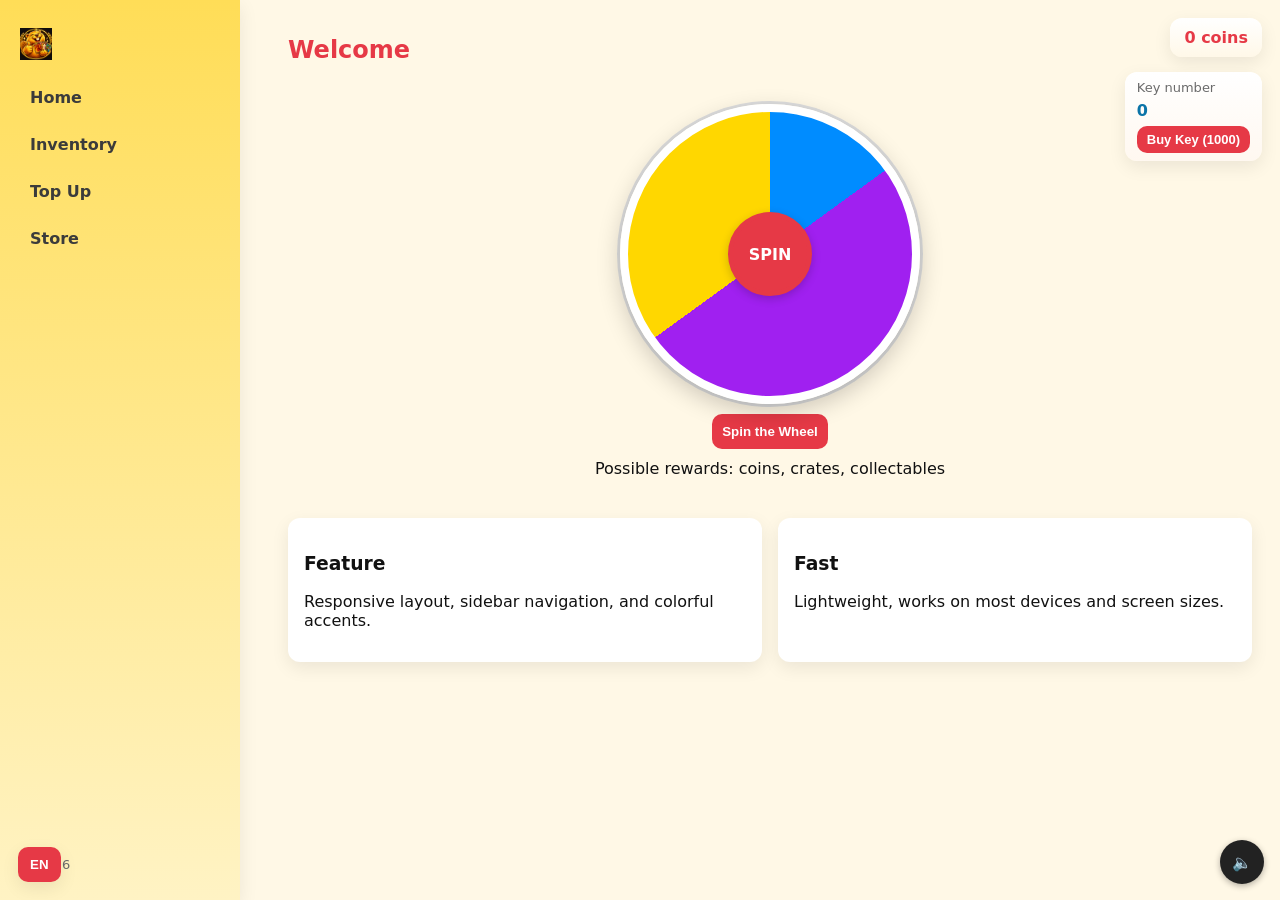
<file: index.html>
<!doctype html>
<html lang="en">
  <head>
  <meta charset="utf-8" />
  <meta name="viewport" content="width=device-width, initial-scale=1" />
  <title>gambling</title>
  <link rel="icon" href="log.png">
  <link rel="stylesheet" href="styles.css">
</head>
<body>
  <aside class="sidebar" id="sidebar">
    <div class="brand"><img src="log.png" alt="SunnyRed" class="site-logo"></div>
    <nav>
      <a href="home.html" data-i18n="nav.home">Home</a>
      <a href="inventory.html" data-i18n="nav.inventory">Inventory</a>
      <a href="topup.html" data-i18n="nav.topup">Top Up</a>
      <a href="store.html" data-i18n="nav.store">Store</a>
    </nav>
    <div class="sidebar-footer">© 2026</div>
  </aside>

  <header class="mobile-header">
    <button id="hamburger" aria-label="Open menu">☰</button>
    <div class="brand"><img src="log.png" alt="SunnyRed" class="site-logo"></div>
  </header>

  <div class="coin-box" id="coinBox" aria-live="polite">
    <div class="coin-amount"><span id="coinCount">0</span> <span data-i18n="coins">coins</span></div>
  </div>
  <div class="key-box" id="keyBox" aria-live="polite">
    <div class="key-label">Key number</div>
    <div class="key-amount"><span id="keyCount">0</span></div>
    <button id="buyKeyBtn" class="btn" data-i18n="buy.key">Buy Key (1000)</button>
  </div>

  <main class="content">
    <section id="home" class="page active">
      <h1 data-i18n="welcome.title">Welcome</h1>
     

      <div class="wheel-wrap">
        <div id="wheel" class="wheel">
          <div class="wheel-center">SPIN</div>
        </div>
        <button id="spinBtn" class="btn" data-i18n="spin.button">Spin the Wheel</button>
        <div class="wheel-note" data-i18n="spin.note">Possible rewards: coins, crates, collectables</div>
      </div>

      <div class="cards">
        <article class="card">
              <h3 data-i18n="feature.title">Feature</h3>
              <p data-i18n="feature.desc">Responsive layout, sidebar navigation, and colorful accents.</p>
        </article>
        <article class="card">
              <h3 data-i18n="fast.title">Fast</h3>
              <p data-i18n="fast.desc">Lightweight, works on most devices and screen sizes.</p>
        </article>
      </div>
    </section>

    <section id="inventory" class="page">
      <h1 data-i18n="inventory.title">Inventory</h1>
      <p data-i18n="inventory.desc">Browse items available.</p>
      <div class="inventory-grid" id="inventoryGrid">
      </div>
    </section>

    <section id="topup" class="page">
      <h1 data-i18n="topup.title">Top Up</h1>
      <p data-i18n="topup.desc">Choose an amount in euros.</p>
      <div class="topup-form" id="topupForm">
        <div class="topup-buttons">
          <button data-amount="20" class="btn topup-option">€20</button>
          <button data-amount="40" class="btn topup-option">€40</button>
          <button data-amount="60" class="btn topup-option">€60</button>
          <button data-amount="100" class="btn topup-option">€100</button>
        </div>
        <p class="notice" id="topupNotice" aria-live="polite"></p>
      </div>

      <div id="paymentModal" class="modal" aria-hidden="true">
        <div class="modal-panel">
          <button class="modal-close" id="paymentClose">×</button>
          <h2 data-i18n="payment.title">Complete Payment</h2>
          <p class="muted" data-i18n="payment.demo">Demo payment — no real transactions are made.</p>
          <div class="payment-amount"><span data-i18n="payment.amount">Amount:</span> <strong id="paymentAmount">€0</strong></div>
          <label data-i18n="payment.amount">Choose method</label>
          <div class="method-row">
            <label><input type="radio" name="paymethod" value="card" checked> Card</label>
            <label><input type="radio" name="paymethod" value="paypal"> PayPal</label>
          </div>
          <div class="payment-actions">
            <button id="confirmPayment" class="btn" data-i18n="payment.confirm">Confirm Payment</button>
            <button id="cancelPayment" class="btn" style="background:#ddd;color:#333" data-i18n="payment.cancel">Cancel</button>
          </div>
          <div id="paymentProcessing" class="processing" aria-hidden="true" data-i18n="payment.processing">Processing…</div>
        </div>
      </div>
    </section>

    <section id="store" class="page">
      <h1 data-i18n="store.title">Store</h1>
      <p data-i18n="store.desc">Buy crates with your coins.</p>
      <div class="store-grid">
        <div class="store-item">
          <h3 data-i18n="crate.common.title">Common Crate</h3>
          <p data-i18n="crate.common.desc">Higher chance for coins, small chance for collectables.</p>
          <div class="price">Price: <strong id="cratePriceCommon">100</strong> <span data-i18n="coins">coins</span></div>
          <button data-tier="common" class="btn buy-crate" data-i18n="buy.common">Buy Common</button>
        </div>
        <div class="store-item">
          <h3 data-i18n="crate.rare.title">Rare Crate</h3>
          <p data-i18n="crate.rare.desc">Better rewards and higher coin amounts.</p>
          <div class="price">Price: <strong id="cratePriceRare">250</strong> <span data-i18n="coins">coins</span></div>
          <button data-tier="rare" class="btn buy-crate" data-i18n="buy.rare">Buy Rare</button>
        </div>
        <div class="store-item">
          <h3 data-i18n="crate.epic.title">Epic Crate</h3>
          <p data-i18n="crate.epic.desc">Best rewards and highest chance for collectables.</p>
          <div class="price">Price: <strong id="cratePriceEpic">600</strong> <span data-i18n="coins">coins</span></div>
          <button data-tier="epic" class="btn buy-crate" data-i18n="buy.epic">Buy Epic</button>
        </div>
      </div>
    </section>

    <div id="rewardModal" class="reward-modal hidden" aria-hidden="true">
      <button id="rewardClose" class="modal-close big">×</button>
      <div id="rewardContent" class="reward-content">
      </div>
    </div>
  </main>

  <button id="langToggle" class="lang-toggle">EN</button>

  <script src="script.js"></script>
</body>
</html>
</file>
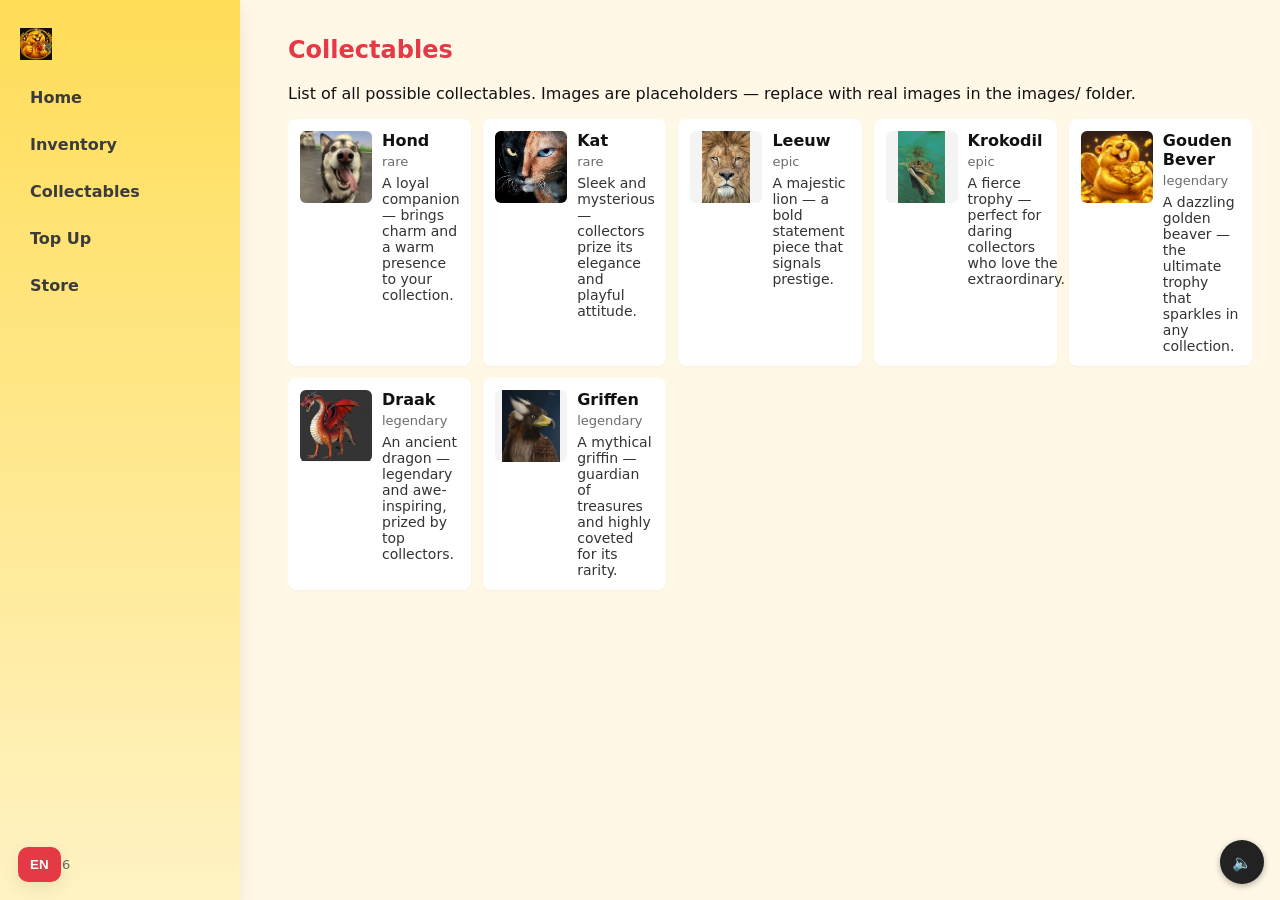
<file: collectables.html>
<!doctype html>
<html lang="en">
  <head>
  <meta charset="utf-8" />
  <meta name="viewport" content="width=device-width, initial-scale=1" />
  <title>Collectables</title>
  <link rel="icon" href="log.png">
  <link rel="stylesheet" href="styles.css">
  <link rel="stylesheet" href="collectables.css">
</head>
<body>
  <aside class="sidebar" id="sidebar">
    <div class="brand"><img src="log.png" alt="SunnyRed" class="site-logo"></div>
    <nav>
      <a href="home.html" data-i18n="nav.home">Home</a>
      <a href="inventory.html" data-i18n="nav.inventory">Inventory</a>
      <a href="collectables.html">Collectables</a>
      <a href="topup.html" data-i18n="nav.topup">Top Up</a>
      <a href="store.html" data-i18n="nav.store">Store</a>
    </nav>
    <div class="sidebar-footer">© 2026</div>
  </aside>

  <header class="mobile-header">
    <button id="hamburger" aria-label="Open menu">☰</button>
    <div class="brand"><img src="log.png" alt="SunnyRed" class="site-logo"></div>
  </header>

  <main class="content">
    <section id="collectables" class="page active">
      <h1 data-i18n="collectables.title">Collectables</h1>
      <p data-i18n="collectables.desc">List of all possible collectables. Images are placeholders — replace with real images in the `images/` folder.</p>
      <div class="collectables-grid" id="collectablesGrid"></div>
    </section>
  </main>

  <button id="langToggle" class="lang-toggle">EN</button>
  <script src="script.js"></script>
</body>
</html>
</file>
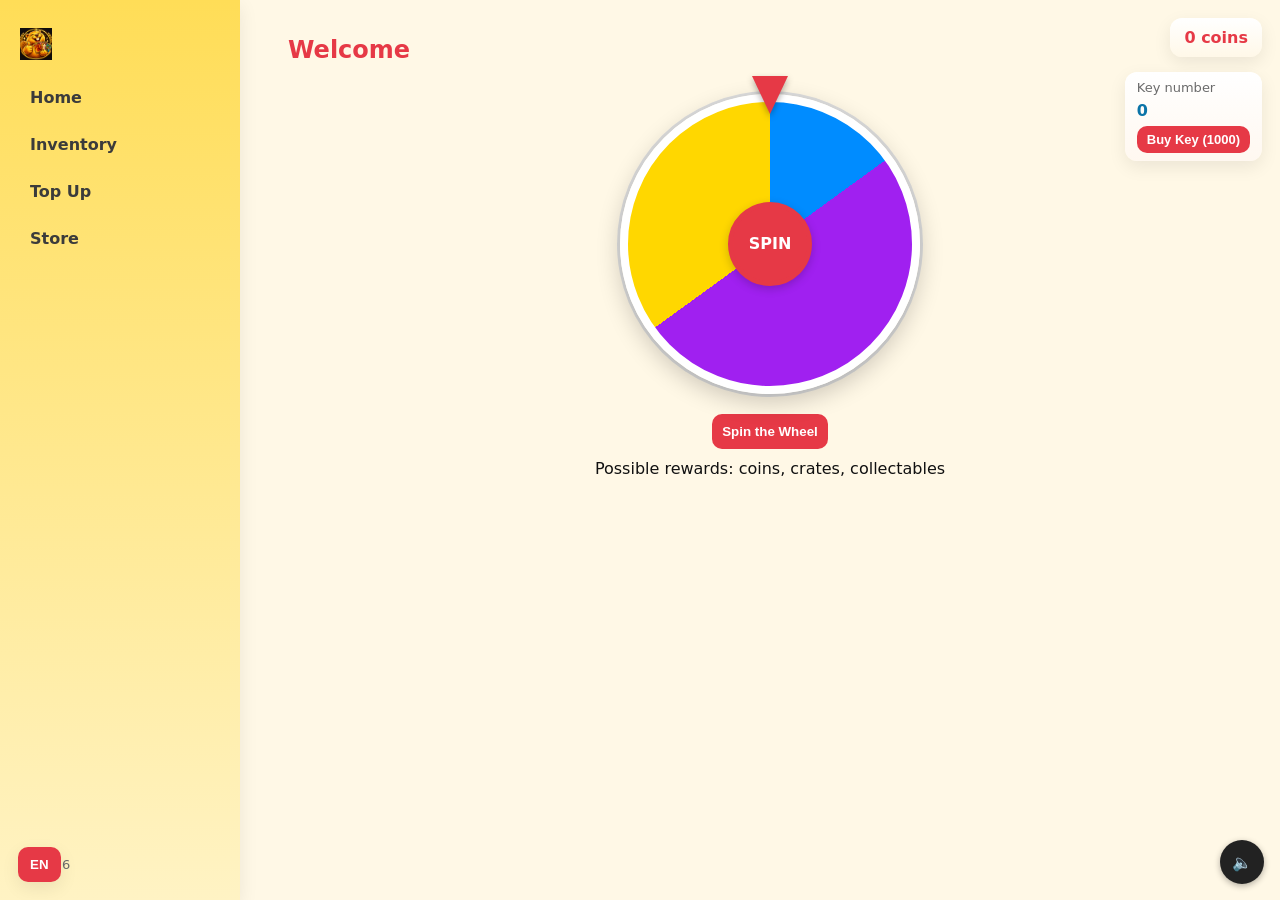
<file: home.html>
<!doctype html>
<html lang="en">
  <head>
  <meta charset="utf-8" />
  <meta name="viewport" content="width=device-width, initial-scale=1" />
  <title>gambling</title>
  <link rel="icon" href="log.png">
  <link rel="stylesheet" href="styles.css">
  <link rel="stylesheet" href="home.css">
</head>
<body>
  <aside class="sidebar" id="sidebar">
    <div class="brand"><img src="log.png" alt="SunnyRed" class="site-logo"></div>
    <nav>
      <a href="home.html" data-i18n="nav.home">Home</a>
      <a href="inventory.html" data-i18n="nav.inventory">Inventory</a>
      <a href="topup.html" data-i18n="nav.topup">Top Up</a>
      <a href="store.html" data-i18n="nav.store">Store</a>
    </nav>
    <div class="sidebar-footer">© 2026</div>
  </aside>

  <header class="mobile-header">
    <button id="hamburger" aria-label="Open menu">☰</button>
    <div class="brand"><img src="log.png" alt="SunnyRed" class="site-logo"></div>
  </header>

  <div class="coin-box" id="coinBox" aria-live="polite">
    <div class="coin-amount"><span id="coinCount">0</span> <span data-i18n="coins">coins</span></div>
  </div>
  <div class="key-box" id="keyBox" aria-live="polite">
    <div class="key-label">Key number</div>
    <div class="key-amount"><span id="keyCount">0</span></div>
    <button id="buyKeyBtn" class="btn" data-i18n="buy.key">Buy Key (1000)</button>
  </div>

  <main class="content">
    <section id="home" class="page active">
      <h1 data-i18n="welcome.title">Welcome</h1>

<div class="wheel-wrap">

  <div class="wheel-container">

    <!-- Pijl die altijd bovenaan blijft -->
    <div class="wheel-pointer"></div>

    <!-- Het rad -->
    <div id="wheel" class="wheel">

      <!-- Middelpunt -->
      <div class="wheel-center">SPIN</div>

    </div>

  </div>

  <button id="spinBtn" class="btn" data-i18n="spin.button">
    Spin the Wheel
  </button>

  <div class="wheel-note" data-i18n="spin.note">
    Possible rewards: coins, crates, collectables
  </div>

</div>
    </section>
  </main>

  <div id="paymentModal" class="modal" aria-hidden="true">
    <div class="modal-panel">
      <button class="modal-close" id="paymentClose">×</button>
      <h2 data-i18n="payment.title">Complete Payment</h2>
      <p class="muted" data-i18n="payment.demo">Demo payment — no real transactions are made.</p>
      <div class="payment-amount"><span data-i18n="payment.amount">Amount:</span> <strong id="paymentAmount">€0</strong></div>
      <label data-i18n="payment.method">Choose method</label>
      <div class="method-row">
        <label><input type="radio" name="paymethod" value="card" checked> Card</label>
        <label><input type="radio" name="paymethod" value="paypal"> PayPal</label>
      </div>
      <div class="payment-actions">
            <button id="confirmPayment" class="btn" data-i18n="payment.confirm">Confirm Payment</button>
            <button id="cancelPayment" class="btn" style="background:#ddd;color:#333" data-i18n="payment.cancel">Cancel</button>
      </div>
          <div id="paymentProcessing" class="processing" aria-hidden="true" data-i18n="payment.processing">Processing…</div>
    </div>
  </div>

  <div id="rewardModal" class="reward-modal hidden" aria-hidden="true">
    <button id="rewardClose" class="modal-close big">×</button>
    <div id="rewardContent" class="reward-content"></div>
  </div>

  <button id="langToggle" class="lang-toggle">EN</button>
  <script src="script.js"></script>
  <script src="home.js"></script>
</body>
</html>
</file>
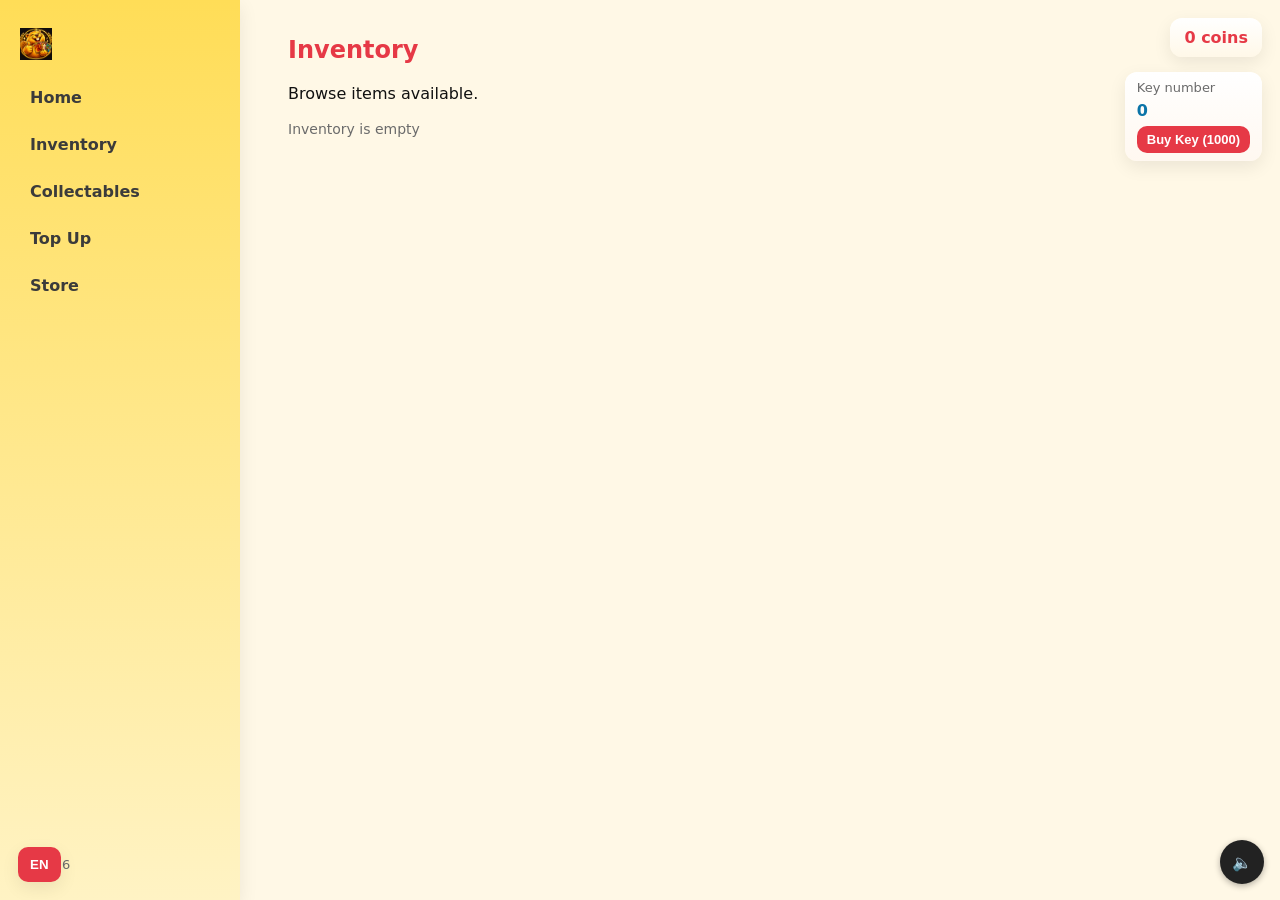
<file: inventory.html>
<!doctype html>
<html lang="en">
  <head>
  <meta charset="utf-8" />
  <meta name="viewport" content="width=device-width, initial-scale=1" />
  <title>gambling</title>
  <link rel="icon" href="log.png">
  <link rel="stylesheet" href="styles.css">
  <link rel="stylesheet" href="inventory.css">
</head>
<body>
  <aside class="sidebar" id="sidebar">
    <div class="brand"><img src="log.png" alt="SunnyRed" class="site-logo"></div>
    <nav>
      <a href="home.html" data-i18n="nav.home">Home</a>
      <a href="inventory.html" data-i18n="nav.inventory">Inventory</a>
      <a href="collectables.html">Collectables</a>
      <a href="topup.html" data-i18n="nav.topup">Top Up</a>
      <a href="store.html" data-i18n="nav.store">Store</a>
    </nav>
    <div class="sidebar-footer">© 2026</div>
  </aside>

  <header class="mobile-header">
    <button id="hamburger" aria-label="Open menu">☰</button>
    <div class="brand"><img src="log.png" alt="SunnyRed" class="site-logo"></div>
  </header>

  <div class="coin-box" id="coinBox" aria-live="polite">
    <div class="coin-amount"><span id="coinCount">0</span> <span data-i18n="coins">coins</span></div>
  </div>
  <div class="key-box" id="keyBox" aria-live="polite">
    <div class="key-label">Key number</div>
    <div class="key-amount"><span id="keyCount">0</span></div>
    <button id="buyKeyBtn" class="btn" data-i18n="buy.key">Buy Key (1000)</button>
  </div>

  <main class="content">
    <section id="inventory" class="page active">
      <h1 data-i18n="inventory.title">Inventory</h1>
      <p data-i18n="inventory.desc">Browse items available.</p>
      <div class="inventory-grid" id="inventoryGrid">
      </div>
    </section>
  </main>

  <div id="paymentModal" class="modal" aria-hidden="true">
    <div class="modal-panel">
      <button class="modal-close" id="paymentClose">×</button>
      <h2 data-i18n="payment.title">Complete Payment</h2>
      <p class="muted" data-i18n="payment.demo">Demo payment — no real transactions are made.</p>
      <div class="payment-amount"><span data-i18n="payment.amount">Amount:</span> <strong id="paymentAmount">€0</strong></div>
      <label data-i18n="payment.amount">Choose method</label>
      <div class="method-row">
        <label><input type="radio" name="paymethod" value="card" checked> Card</label>
        <label><input type="radio" name="paymethod" value="paypal"> PayPal</label>
      </div>
      <div class="payment-actions">
        <button id="confirmPayment" class="btn" data-i18n="payment.confirm">Confirm Payment</button>
        <button id="cancelPayment" class="btn" style="background:#ddd;color:#333" data-i18n="payment.cancel">Cancel</button>
      </div>
      <div id="paymentProcessing" class="processing" aria-hidden="true" data-i18n="payment.processing">Processing…</div>
    </div>
  </div>

  <div id="rewardModal" class="reward-modal hidden" aria-hidden="true">
    <button id="rewardClose" class="modal-close big">×</button>
    <div id="rewardContent" class="reward-content"></div>
  </div>

  <button id="langToggle" class="lang-toggle">EN</button>
  <script src="script.js"></script>
  <script src="inventory.js"></script>
</body>
</html>
</file>
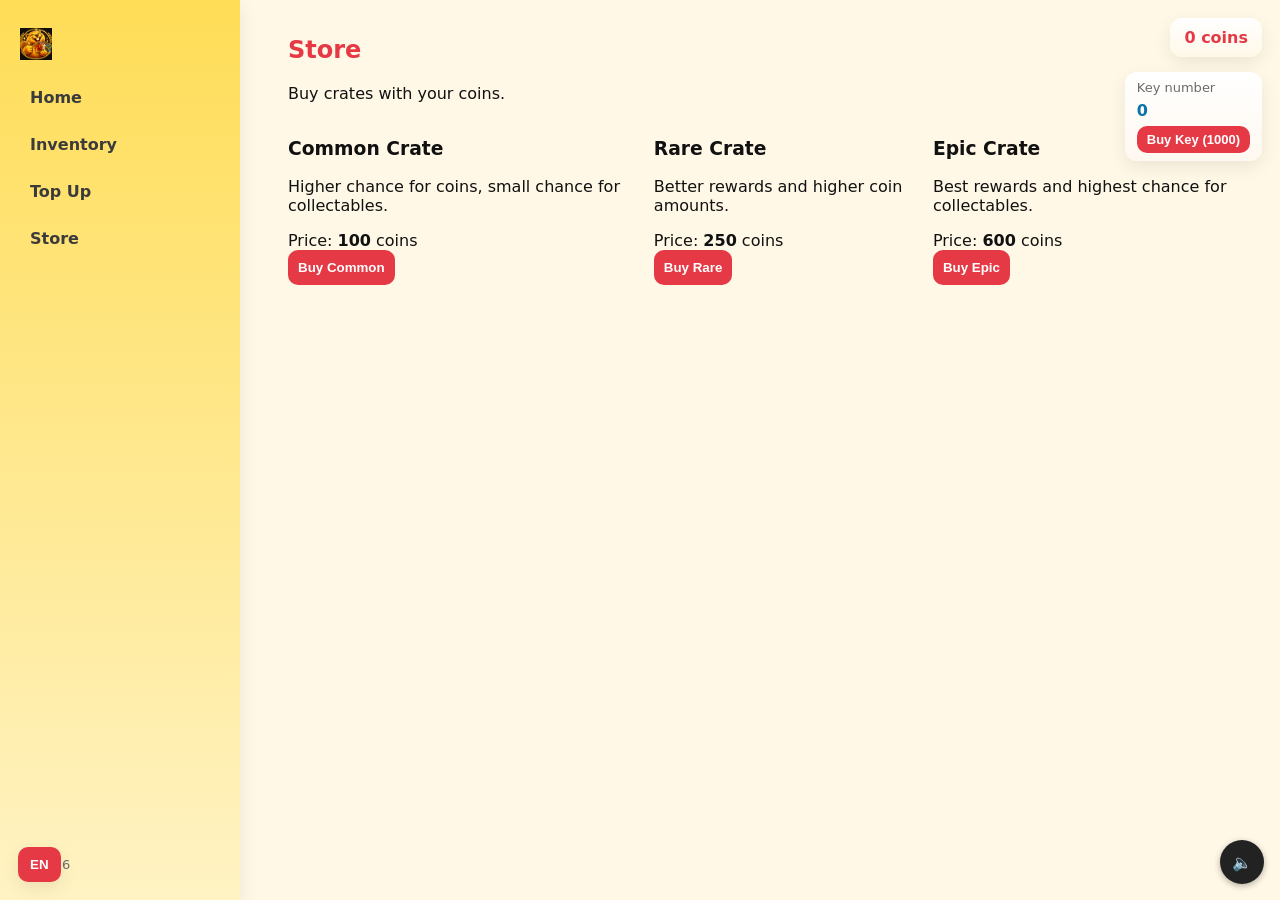
<file: store.html>
<!doctype html>
<html lang="en">
  <head>
  <meta charset="utf-8" />
  <meta name="viewport" content="width=device-width, initial-scale=1" />
  <title>gambling</title>
  <link rel="icon" href="log.png">
  <link rel="stylesheet" href="styles.css">
  <link rel="stylesheet" href="store.css">
</head>
<body>
  <aside class="sidebar" id="sidebar">
    <div class="brand"><img src="log.png" alt="SunnyRed" class="site-logo"></div>
    <nav>
      <a href="home.html" data-i18n="nav.home">Home</a>
      <a href="inventory.html" data-i18n="nav.inventory">Inventory</a>
      <a href="topup.html" data-i18n="nav.topup">Top Up</a>
      <a href="store.html" data-i18n="nav.store">Store</a>
    </nav>
    <div class="sidebar-footer">© 2026</div>
  </aside>

  <header class="mobile-header">
    <button id="hamburger" aria-label="Open menu">☰</button>
    <div class="brand"><img src="log.png" alt="SunnyRed" class="site-logo"></div>
  </header>

  <div class="coin-box" id="coinBox" aria-live="polite">
    <div class="coin-amount"><span id="coinCount">0</span> <span data-i18n="coins">coins</span></div>
  </div>
  <div class="key-box" id="keyBox" aria-live="polite">
    <div class="key-label">Key number</div>
    <div class="key-amount"><span id="keyCount">0</span></div>
    <button id="buyKeyBtn" class="btn" data-i18n="buy.key">Buy Key (1000)</button>
  </div>

  <main class="content">
    <section id="store" class="page active">
      <h1 data-i18n="store.title">Store</h1>
      <p data-i18n="store.desc">Buy crates with your coins.</p>
      <div class="store-grid">
        <div class="store-item">
          <h3 data-i18n="crate.common.title">Common Crate</h3>
          <p data-i18n="crate.common.desc">Higher chance for coins, small chance for collectables.</p>
          <div class="price">Price: <strong id="cratePriceCommon">100</strong> <span data-i18n="coins">coins</span></div>
          <button data-tier="common" class="btn buy-crate" data-i18n="buy.common">Buy Common</button>
        </div>
        <div class="store-item">
          <h3 data-i18n="crate.rare.title">Rare Crate</h3>
          <p data-i18n="crate.rare.desc">Better rewards and higher coin amounts.</p>
          <div class="price">Price: <strong id="cratePriceRare">250</strong> <span data-i18n="coins">coins</span></div>
          <button data-tier="rare" class="btn buy-crate" data-i18n="buy.rare">Buy Rare</button>
        </div>
        <div class="store-item">
          <h3 data-i18n="crate.epic.title">Epic Crate</h3>
          <p data-i18n="crate.epic.desc">Best rewards and highest chance for collectables.</p>
          <div class="price">Price: <strong id="cratePriceEpic">600</strong> <span data-i18n="coins">coins</span></div>
          <button data-tier="epic" class="btn buy-crate" data-i18n="buy.epic">Buy Epic</button>
        </div>
      </div>
    </section>
  </main>

  <div id="paymentModal" class="modal" aria-hidden="true">
    <div class="modal-panel">
      <button class="modal-close" id="paymentClose">×</button>
      <h2 data-i18n="payment.title">Complete Payment</h2>
      <p class="muted" data-i18n="payment.demo">Demo payment — no real transactions are made.</p>
      <div class="payment-amount"><span data-i18n="payment.amount">Amount:</span> <strong id="paymentAmount">€0</strong></div>
      <label data-i18n="payment.amount">Choose method</label>
      <div class="method-row">
        <label><input type="radio" name="paymethod" value="card" checked> Card</label>
        <label><input type="radio" name="paymethod" value="paypal"> PayPal</label>
      </div>
      <div class="payment-actions">
        <button id="confirmPayment" class="btn" data-i18n="payment.confirm">Confirm Payment</button>
        <button id="cancelPayment" class="btn" style="background:#ddd;color:#333" data-i18n="payment.cancel">Cancel</button>
      </div>
      <div id="paymentProcessing" class="processing" aria-hidden="true" data-i18n="payment.processing">Processing…</div>
    </div>
  </div>

  <div id="rewardModal" class="reward-modal hidden" aria-hidden="true">
    <button id="rewardClose" class="modal-close big">×</button>
    <div id="rewardContent" class="reward-content"></div>
  </div>

  <button id="langToggle" class="lang-toggle">EN</button>
  <script src="script.js"></script>
  <script src="store.js"></script>
</body>
</html>
</file>
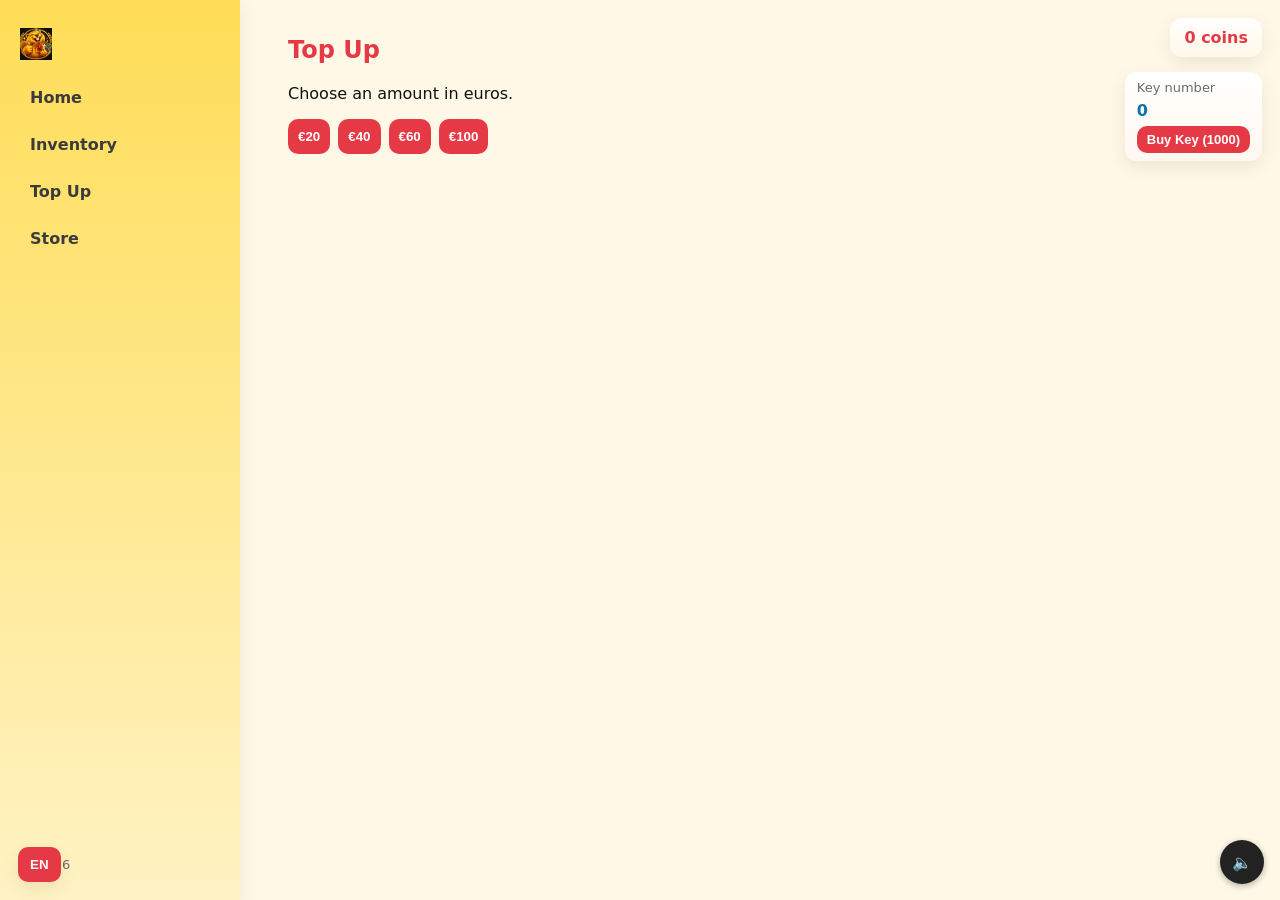
<file: topup.html>
<!doctype html>
<html lang="en">
  <head>
  <meta charset="utf-8" />
  <meta name="viewport" content="width=device-width, initial-scale=1" />
  <title>gambling</title>
  <link rel="icon" href="log.png">
  <link rel="stylesheet" href="styles.css">
  <link rel="stylesheet" href="topup.css">
</head>
<body>
  <aside class="sidebar" id="sidebar">
    <div class="brand"><img src="log.png" alt="SunnyRed" class="site-logo"></div>
    <nav>
      <a href="home.html" data-i18n="nav.home">Home</a>
      <a href="inventory.html" data-i18n="nav.inventory">Inventory</a>
      <a href="topup.html" data-i18n="nav.topup">Top Up</a>
      <a href="store.html" data-i18n="nav.store">Store</a>
    </nav>
    <div class="sidebar-footer">© 2026</div>
  </aside>

  <header class="mobile-header">
    <button id="hamburger" aria-label="Open menu">☰</button>
    <div class="brand"><img src="log.png" alt="SunnyRed" class="site-logo"></div>
  </header>

  <div class="coin-box" id="coinBox" aria-live="polite">
    <div class="coin-amount"><span id="coinCount">0</span> <span data-i18n="coins">coins</span></div>
  </div>
  <div class="key-box" id="keyBox" aria-live="polite">
    <div class="key-label">Key number</div>
    <div class="key-amount"><span id="keyCount">0</span></div>
    <button id="buyKeyBtn" class="btn" data-i18n="buy.key">Buy Key (1000)</button>
  </div>

  <main class="content">
    <section id="topup" class="page active">
      <h1 data-i18n="topup.title">Top Up</h1>
      <p data-i18n="topup.desc">Choose an amount in euros.</p>
      <div class="topup-form" id="topupForm">
        <div class="topup-buttons">
          <button id="topup20" data-amount="20" class="btn topup-option">€20</button>
          <button id="topup40" data-amount="40" class="btn topup-option">€40</button>
          <button id="topup60" data-amount="60" class="btn topup-option">€60</button>
          <button id="topup100" data-amount="100" class="btn topup-option">€100</button>
        </div>
        <p class="notice" id="topupNotice" aria-live="polite"></p>
      </div>
    </section>
  </main>

  <div id="paymentModal" class="modal" aria-hidden="true">
    <div class="modal-panel">
      <button class="modal-close" id="paymentClose">×</button>
      <h2 data-i18n="payment.title">Complete Payment</h2>
      <p class="muted" data-i18n="payment.demo">Demo payment — no real transactions are made.</p>
      <div class="payment-amount"><span data-i18n="payment.amount">Amount:</span> <strong id="paymentAmount">€0</strong></div>
      <label data-i18n="payment.amount">Choose method</label>
      <div class="method-row">
        <label><input type="radio" name="paymethod" value="card" checked> Card</label>
        <label><input type="radio" name="paymethod" value="paypal"> PayPal</label>
      </div>
      <div class="payment-actions">
        <button id="confirmPayment" class="btn" data-i18n="payment.confirm">Confirm Payment</button>
        <button id="cancelPayment" class="btn" style="background:#ddd;color:#333" data-i18n="payment.cancel">Cancel</button>
      </div>
      <div id="paymentProcessing" class="processing" aria-hidden="true" data-i18n="payment.processing">Processing…</div>
    </div>
  </div>

  <div id="rewardModal" class="reward-modal hidden" aria-hidden="true">
    <button id="rewardClose" class="modal-close big">×</button>
    <div id="rewardContent" class="reward-content"></div>
  </div>

  <button id="langToggle" class="lang-toggle">EN</button>
  <script src="script.js"></script>
  <script src="topup.js"></script>
</body>
</html>
</file>
<file: styles.css>
:root{
  --bg: #fff8e6;
  --accent: #ffdd57;
  --red: #e63946;
  --muted: #6b6b6b;
  --card: #fff;
  --shadow: 0 6px 18px rgba(0,0,0,0.08);
  --radius: 12px;
}
*{box-sizing:border-box}
body{margin:0;font-family:Inter, system-ui, Arial, sans-serif;background:var(--bg);color:#111}

.sidebar{
  position:fixed;left:0;top:0;bottom:0;width:240px;padding:28px 20px;background:linear-gradient(180deg,var(--accent),#fff3c4);box-shadow:var(--shadow);display:flex;flex-direction:column;gap:18px}
.sidebar .brand{font-weight:800;color:var(--red);font-size:20px}
/* Site logo image when present */
.site-logo{height:32px;display:block}
  *{box-sizing:border-box}
.sidebar nav{display:flex;flex-direction:column;gap:8px}
.sidebar a{display:block;padding:10px;border-radius:10px;color:#3b3b3b;text-decoration:none;font-weight:600}
.sidebar a.active, .sidebar a:hover{background:rgba(230,57,70,0.12);color:var(--red)}
.sidebar-footer{margin-top:auto;color:var(--muted);font-size:13px}

.mobile-header{display:none;position:fixed;left:0;right:0;top:0;height:60px;background:linear-gradient(90deg,var(--accent),#fff3b8);align-items:center;padding:0 12px;box-shadow:var(--shadow);z-index:30}
.mobile-header .brand{margin-left:12px;font-weight:800;color:var(--red)}
#hamburger{background:transparent;border:0;font-size:20px}

.content{margin-left:260px;padding:36px 28px;min-height:100vh}
.page{display:none}
.page.active{display:block}
h1{color:var(--red);margin-top:0}

.cards{display:flex;gap:16px;margin-top:18px}
.card{background:var(--card);padding:16px;border-radius:var(--radius);box-shadow:var(--shadow);flex:1}

.inventory-grid{display:grid;grid-template-columns:repeat(4,1fr);gap:16px;margin-top:18px}
.inventory-item{background:linear-gradient(180deg,#fff,#fff7ef);padding:12px;border-radius:10px;box-shadow:var(--shadow);display:flex;flex-direction:column;gap:8px}
.inventory-item h4{margin:0;color:#222}
.inventory-item .price{color:var(--red);font-weight:700}

.topup-form{max-width:360px;display:flex;flex-direction:column;gap:10px}
.topup-form input,.topup-form select{padding:10px;border-radius:10px;border:1px solid #eee}
.btn{background:var(--red);color:#fff;padding:10px;border-radius:10px;border:0;font-weight:700}
.notice{color:var(--muted);font-size:14px}

.coin-box{position:fixed;right:18px;top:18px;background:linear-gradient(180deg,#fff,#fff8e8);padding:10px 14px;border-radius:12px;box-shadow:var(--shadow);z-index:60}
.coin-amount{font-weight:800;color:var(--red)}

/* Key box positioned under the coin box */
.key-box{position:fixed;right:18px;top:72px;background:linear-gradient(180deg,#fff,#fff8f0);padding:8px 12px;border-radius:12px;box-shadow:var(--shadow);z-index:60;display:flex;flex-direction:column;gap:6px;align-items:flex-start}
.key-box .key-label{font-size:13px;color:var(--muted)}
.key-box .key-amount{font-weight:800;color:#0b74a8}
.key-box .btn{padding:6px 10px;font-size:13px}

.wheel-wrap{display:flex;flex-direction:column;align-items:center;gap:10px;margin:18px 0}
.wheel-wrap{
  display:flex;
  flex-direction:column;
  align-items:center;
  gap:10px;
  margin:40px 0;
}

.wheel-container{
  position:relative;
  width:320px;
  height:320px;
  display:flex;
  align-items:center;
  justify-content:center;
}

.wheel{
  width:300px;
  height:300px;
  border-radius:50%;
  display:flex;
  align-items:center;
  justify-content:center;
  position:relative;
  overflow:hidden;
  border:8px solid white;
  box-shadow:
    0 8px 25px rgba(0,0,0,0.2),
    0 0 0 3px #ddd;
  transition:transform 5s cubic-bezier(.12,.8,.15,1);
}

/* Pijl staat ALTIJD boven het rad */
.wheel-pointer{
  position:absolute;
  top:-8px;
  left:50%;
  transform:translateX(-50%);
  z-index:20;

  width:0;
  height:0;

  border-left:18px solid transparent;
  border-right:18px solid transparent;
  border-top:38px solid var(--red);

  filter:drop-shadow(0 3px 3px rgba(0,0,0,.3));
}

/* Middelpunt */
.wheel-center{
  position:absolute;
  width:70px;
  height:70px;
  border-radius:50%;
  background:white;
  border:5px solid var(--red);
  color:var(--red);
  display:flex;
  align-items:center;
  justify-content:center;
  font-weight:900;
  z-index:10;
  box-shadow:0 3px 10px rgba(0,0,0,.2);
  pointer-events:none;
}

.wheel-label{
  position:absolute;
  left:50%;
  top:50%;
  transform-origin:0 0;

  color:white;
  font-weight:900;
  font-size:16px;

  text-shadow:
    0 2px 4px rgba(0,0,0,.6);

  white-space:nowrap;
  pointer-events:none;
  z-index:5;

  width:90px;
  text-align:center;

  margin-left:-45px;
  margin-top:-10px;
}

@media(max-width:500px){
  .wheel-container{
    width:280px;
    height:280px;
  }

  .wheel{
    width:260px;
    height:260px;
  }
}
.wheel-center{width:84px;height:84px;border-radius:50%;background:var(--red);color:#fff;display:flex;align-items:center;justify-content:center;font-weight:900}

.reward-popup{position:fixed;right:18px;bottom:18px;background:#fff;padding:12px 16px;border-radius:10px;box-shadow:var(--shadow);border-left:6px solid var(--red);z-index:80;min-width:220px}

.store-grid{display:flex;gap:16px}

.modal[aria-hidden="true"]{display:none}
.modal-panel{background:linear-gradient(180deg,#fff,#fffaf0);padding:20px;border-radius:12px;box-shadow:var(--shadow);width:320px;position:relative}
.modal-close{position:absolute;right:10px;top:6px;border:0;background:transparent;font-size:22px}
.payment-actions{display:flex;gap:8px;margin-top:12px}
.processing{margin-top:8px;color:var(--muted);display:none}
.processing[aria-hidden="false"]{display:block}

.reward-modal{position:fixed;inset:0;display:flex;align-items:center;justify-content:center;background:rgba(0,0,0,0.6);z-index:130}
.reward-modal.hidden{display:none}
.reward-content{background:linear-gradient(135deg,#fff7e6,#fff3f3);padding:26px;border-radius:16px;box-shadow:0 20px 50px rgba(0,0,0,0.35);min-width:360px;max-width:90%;text-align:center;animation:popin .35s ease}
.reward-content h2{margin:0 0 8px 0;color:var(--red);font-size:28px}
.modal-close.big{position:absolute;top:10px;right:14px;background:#fff;border-radius:50%;width:36px;height:36px;display:flex;align-items:center;justify-content:center;box-shadow:var(--shadow)}

@keyframes popin{from{transform:scale(.8);opacity:0}to{transform:scale(1);opacity:1}}
@media (max-width:900px){
  .inventory-grid{grid-template-columns:repeat(3,1fr)}
}
@media (max-width:700px){
  .sidebar.open{transform:translateX(0)}
  .mobile-header{display:flex}
  .content{margin-left:0;padding-top:76px}
  .inventory-grid{grid-template-columns:repeat(2,1fr)}
  .coin-box{right:12px;top:72px}
  .key-box{right:12px;top:128px}
}
.lang-toggle{position:fixed;left:18px;bottom:18px;background:var(--red);color:#fff;border:0;padding:10px 12px;border-radius:10px;box-shadow:var(--shadow);z-index:90;font-weight:700}

@media (max-width:420px){
  .inventory-grid{grid-template-columns:repeat(1,1fr)}
}

/* =========================
   RARITY LIGHT EFFECT
   ========================= */

.rarity-effect {
  position: fixed;
  inset: 0;
  pointer-events: none;
  z-index: 99999;

  background: radial-gradient(
    circle,
    transparent 30%,
    var(--rarity-color) 100%
  );

  opacity: 0;
  box-shadow:
    inset 0 0 80px var(--rarity-color),
    inset 0 0 180px var(--rarity-color);

  transition: opacity 0.25s ease;
}

.rarity-effect.show {
  opacity: 0.7;
}

/* =========================
   CRATE ANIMATION MODAL
   ========================= */

.crate-anim-modal {
  position: fixed;
  inset: 0;
  z-index: 100000;
  display: flex;
  align-items: center;
  justify-content: center;
  backdrop-filter: blur(4px);
  animation: fadeIn 0.2s ease;
}

.crate-anim-img {
  max-width: 280px;
  max-height: 280px;
  object-fit: contain;
}

@keyframes fadeIn {
  from { opacity: 0; }
  to { opacity: 1; }
}
</file>
<file: collectables.css>
.collectables-grid{ display:grid; grid-template-columns:repeat(auto-fit,minmax(180px,1fr)); gap:12px; }
.collectable-card{ background:var(--panel,#fff); padding:12px; border-radius:8px; box-shadow:0 1px 2px rgba(0,0,0,0.04); display:flex; gap:10px; align-items:flex-start; }
.collectable-card .thumb{ width:72px; height:72px; flex:0 0 72px; border-radius:6px; overflow:hidden; background:#f4f4f4; display:flex; align-items:center; justify-content:center; }
.collectable-card .thumb img{ max-width:100%; max-height:100%; object-fit:cover; }
.collectable-card .info h4{ margin:0 0 4px 0; }
.collectable-card .info .muted{ color:var(--muted); font-size:13px; }
.collectable-card .info .desc{ margin:6px 0 0 0; font-size:14px; color:var(--text,#333); }
</file>
<file: home.css>
.wheel-wrap{margin-top:10px}
</file>
<file: inventory.css>
.inventory-grid .inventory-item .muted{color:var(--muted)}

/* Make inventory items position relative so we can overlay the delete button */
.inventory-grid .inventory-item{ position: relative; padding:12px; border-radius:6px; background:var(--panel,#fff); box-shadow:0 1px 2px rgba(0,0,0,0.04); }

/* Delete button is hidden by default and shown when hovering the item */
.inventory-grid .inventory-item .sell-item{ display:none; position:absolute; top:8px; right:8px; background:#28a745; color:white; border:none; padding:6px 8px; border-radius:4px; cursor:pointer; font-size:13px; }
.inventory-grid .inventory-item:hover .sell-item{ display:inline-block; }

.inventory-grid .inventory-item .btn.open-crate{ margin-top:8px; }
</file>
<file: store.css>
.store-grid{margin-top:12px}
</file>
<file: topup.css>
.topup-buttons{display:flex;gap:8px}
</file>
